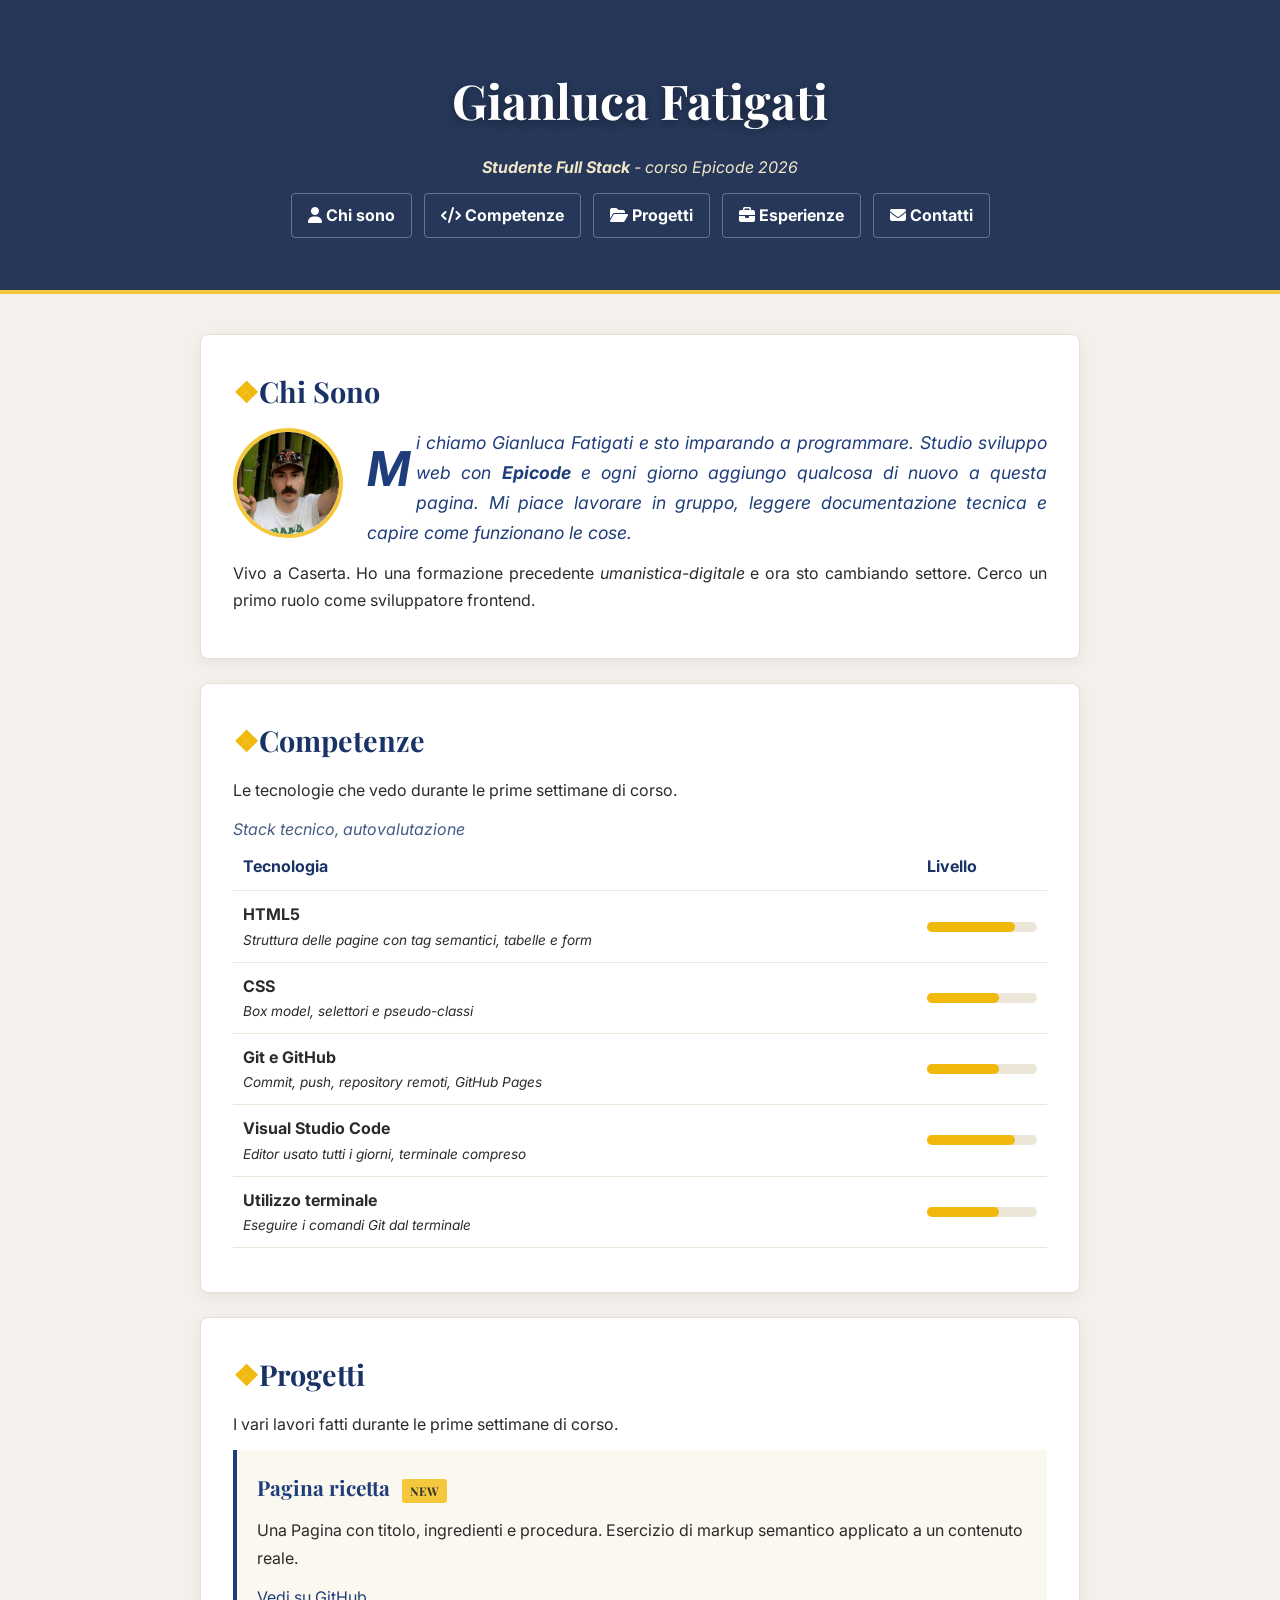
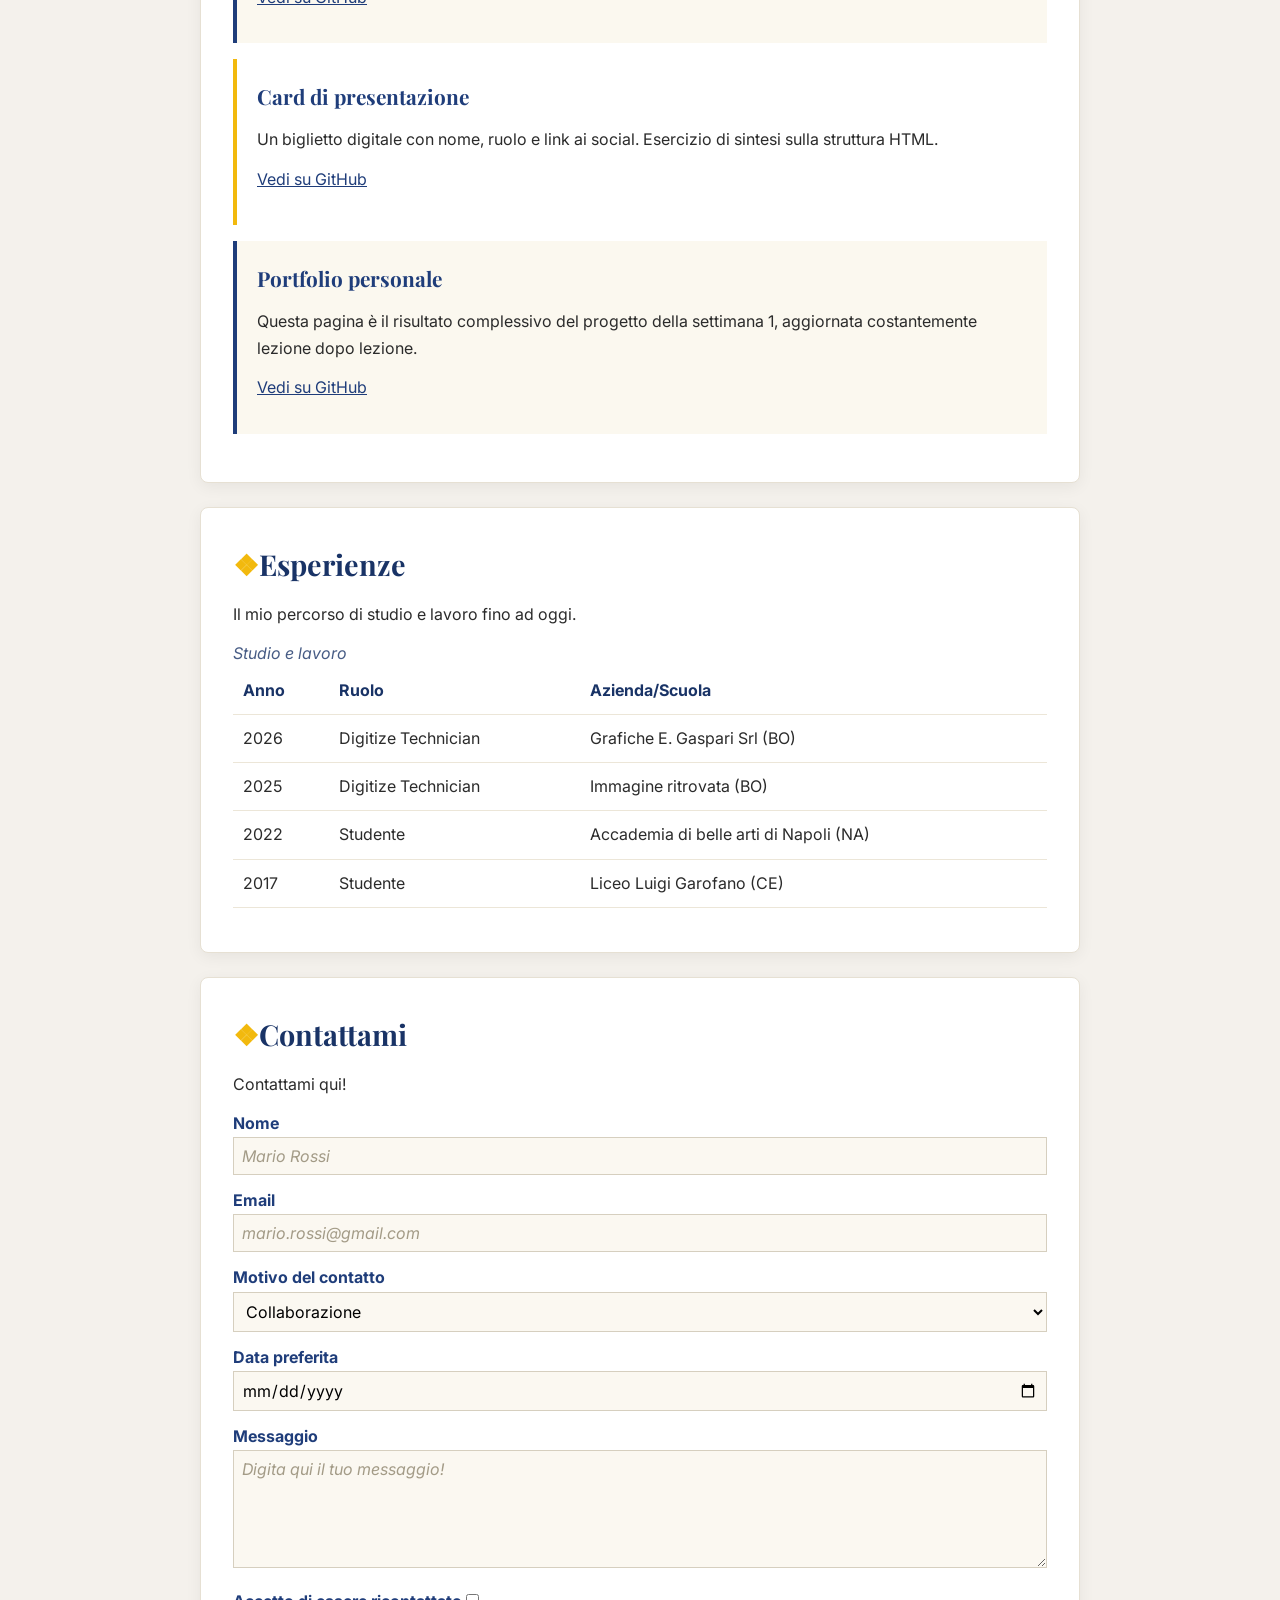
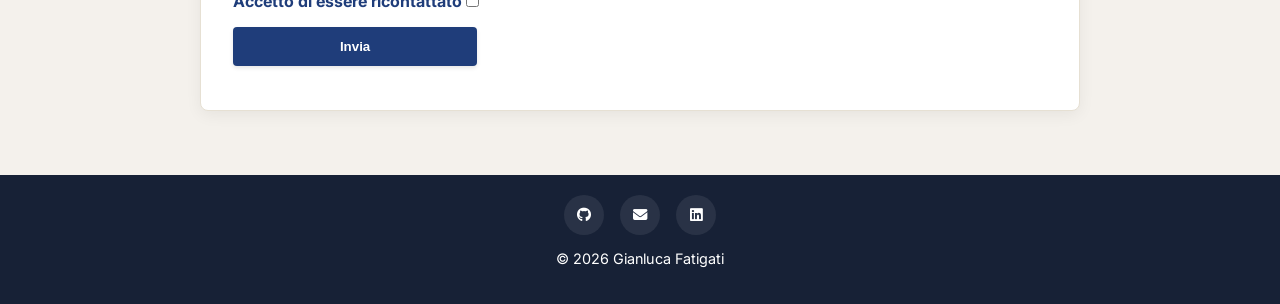
<file: progetto-settimana1/index.html>
<!DOCTYPE html>
<html lang="it">

<head>
  <meta charset="UTF-8">
  <meta name="viewport" content="width=device-width, initial-scale=1.0">
  <title>Gianluca Fatigati</title>
  <link
    href="https://fonts.googleapis.com/css2?family=Playfair+Display:wght@700;900&family=Inter:wght@400;600&display=swap"
    rel="stylesheet" />
  <link rel="stylesheet" href="https://cdnjs.cloudflare.com/ajax/libs/font-awesome/6.5.2/css/all.min.css" />
  <link rel="stylesheet" href="style.css">
</head>

<body>

  <header id="site-header">
    <h1>Gianluca Fatigati</h1>
    <p class="tagline">
      <strong>Studente Full Stack</strong> - corso Epicode 2026
    </p>

    <nav>
      <ul>
        <li><a href="#chisono"><i class="fa-solid fa-user"></i> Chi sono</a></li>
        <li><a href="#competenze"><i class="fa-solid fa-code"></i> Competenze</a></li>
        <li><a href="#progetti"><i class="fa-solid fa-folder-open"></i> Progetti</a></li>
        <li><a href="#esperienze"><i class="fa-solid fa-briefcase"></i> Esperienze</a></li>
        <li><a href="#contatti"><i class="fa-solid fa-envelope"></i> Contatti</a></li>
      </ul>
    </nav>
  </header>

  <main>
    <section id="chisono">
      <h2>Chi Sono</h2>
      <img class="avatar" src="avatar.jpg" alt="avatar">
      <p>Mi chiamo Gianluca Fatigati e sto imparando a programmare. Studio sviluppo web con <strong>Epicode</strong> e
        ogni giorno aggiungo qualcosa di nuovo a questa pagina. Mi piace lavorare in gruppo, leggere documentazione
        tecnica e capire come funzionano le cose.</p>

      <p>Vivo a Caserta. Ho una formazione precedente <i>umanistica-digitale</i> e ora sto cambiando settore. Cerco un
        primo ruolo come sviluppatore frontend.</p>
    </section>

    <section id="competenze">
      <h2>Competenze</h2>
      <p>Le tecnologie che vedo durante le prime settimane di corso.</p>

      <table>
        <caption>Stack tecnico, autovalutazione</caption>
        <thead>
          <tr>
            <th scope="col">Tecnologia</th>
            <th scope="col">Livello</th>
          </tr>
        </thead>

        <tbody>
          <tr>
            <td>
              <strong>HTML5</strong>
              <p>Struttura delle pagine con tag semantici, tabelle e form</p>
            </td>
            <td>
              <div class="bar">
              <div class="bar-fill level-80"></div>
            </div>
            </td>
          </tr>

          <tr>
            <td>
              <strong>CSS</strong>
              <p>Box model, selettori e pseudo-classi</p>
            </td>
            <td>
              <div class="bar">
              <div class="bar-fill level-65"></div>
            </div>
            </td>
          </tr>

          <tr>
            <td>
              <strong>Git e GitHub</strong>
              <p>Commit, push, repository remoti, GitHub Pages</p>
            </td>
             <td>
              <div class="bar">
              <div class="bar-fill level-65"></div>
            </div>
            </td>
          </tr>

          <tr>
            <td>
              <strong>Visual Studio Code</strong>
              <p>Editor usato tutti i giorni, terminale compreso</p>
            </td>
            <td>
              <div class="bar">
              <div class="bar-fill level-80"></div>
            </div>
            </td>
          </tr>

          <tr>
            <td>
              <strong>Utilizzo terminale</strong>
              <p>Eseguire i comandi Git dal terminale</p>
            </td>
            <td>
              <div class="bar">
              <div class="bar-fill level-65"></div>
            </div>
            </td>
          </tr>
        </tbody>

      </table>
    </section>

    <section id="progetti">
      <h2>Progetti</h2>
      <p>I vari lavori fatti durante le prime settimane di corso.</p>

      <article class="project">
        <h3>Pagina ricetta</h3>
        <p>Una Pagina con titolo, ingredienti e procedura. Esercizio di markup semantico applicato a un contenuto reale.
        </p>
        <p><a href="#">Vedi su GitHub</a></p>
      </article>

      <article class="project">
        <h3>Card di presentazione</h3>

        <p>Un biglietto digitale con nome, ruolo e link ai social. Esercizio di sintesi sulla struttura HTML.</p>
        <p><a href="#">Vedi su GitHub</a></p>
      </article>

      <article class="project">
        <h3>Portfolio personale</h3>
        <p>Questa pagina è il risultato complessivo del progetto della settimana 1, aggiornata costantemente lezione
          dopo lezione.</p>
        <p><a href="https://github.com/gianlucalucaluca/progetti">Vedi su GitHub</a></p>
      </article>
    </section>

    <section id="esperienze">
      <h2>Esperienze</h2>
      <p>Il mio percorso di studio e lavoro fino ad oggi.</p>

      <table>
        <caption>Studio e lavoro</caption>
        <thead>
          <tr>
            <th scope="col">Anno</th>
            <th scope="col">Ruolo</th>
            <th scope="col">Azienda/Scuola</th>
          </tr>
        </thead>

        <tbody>
          <tr>
            <td>2026</td>
            <td>Digitize Technician</td>
            <td>Grafiche E. Gaspari Srl (BO)</td>
          </tr>

          <tr>
            <td>2025</td>
            <td>Digitize Technician</td>
            <td>Immagine ritrovata (BO)</td>
          </tr>

          <tr>
            <td>2022</td>
            <td>Studente</td>
            <td>Accademia di belle arti di Napoli (NA)</td>
          </tr>

          <tr>
            <td>2017</td>
            <td>Studente</td>
            <td>Liceo Luigi Garofano (CE)</td>
          </tr>
        </tbody>

      </table>
    </section>

    <section id="contatti">
      <h2>Contattami</h2>
      <p>Contattami qui!</p>
      <form action="#" method="post">
        <div>
          <label for="nome">Nome</label>
          <input type="text" id="nome" name="nome" placeholder="Mario Rossi" required>
        </div>

        <div>
          <label for="email">Email</label>
          <input type="email" id="email" name="email" placeholder="mario.rossi@gmail.com" required>
        </div>

        <div>
          <label for="motivo">Motivo del contatto</label>
          <select name="motivo" id="motivo">
            <option value="collaborazione">Collaborazione</option>
            <option value="info">Info</option>
            <option value="reclamo">Reclamo</option>
            <option value="assistenza">Assistenza</option>
          </select>
        </div>


        <div>
          <label for="data">Data preferita</label>
          <input type="date" id="data" name="data">
        </div>

        <div>
          <label for="messaggio">Messaggio</label>
          <textarea placeholder="Digita qui il tuo messaggio!" rows="5" required name="messaggio"
            id="messaggio"></textarea>
        </div>

        <div>
          <label class="label-inline" for="consenso">Accetto di essere ricontattato</label>
          <input type="checkbox" id="consenso" name="consenso" required>
        </div>

        <div>
          <button type="submit">Invia</button>
        </div>
      </form>

    </section>
  </main>


  <footer id="site-footer">
    <a href="https://github.com/gianlucalucaluca" aria-label="GitHub"><i class="fa-brands fa-github"></i></a>
    <a href="mailto:gian.luca@mail.com" aria-label="Email"><i class="fa-solid fa-envelope"></i></a>
    <a href="https://it.linkedin.com/" aria-label="Linkedin"><i class="fa-brands fa-linkedin"></i></a>
    <p>&copy; 2026 Gianluca Fatigati</p>
  </footer>


</body>

</html>
</file>
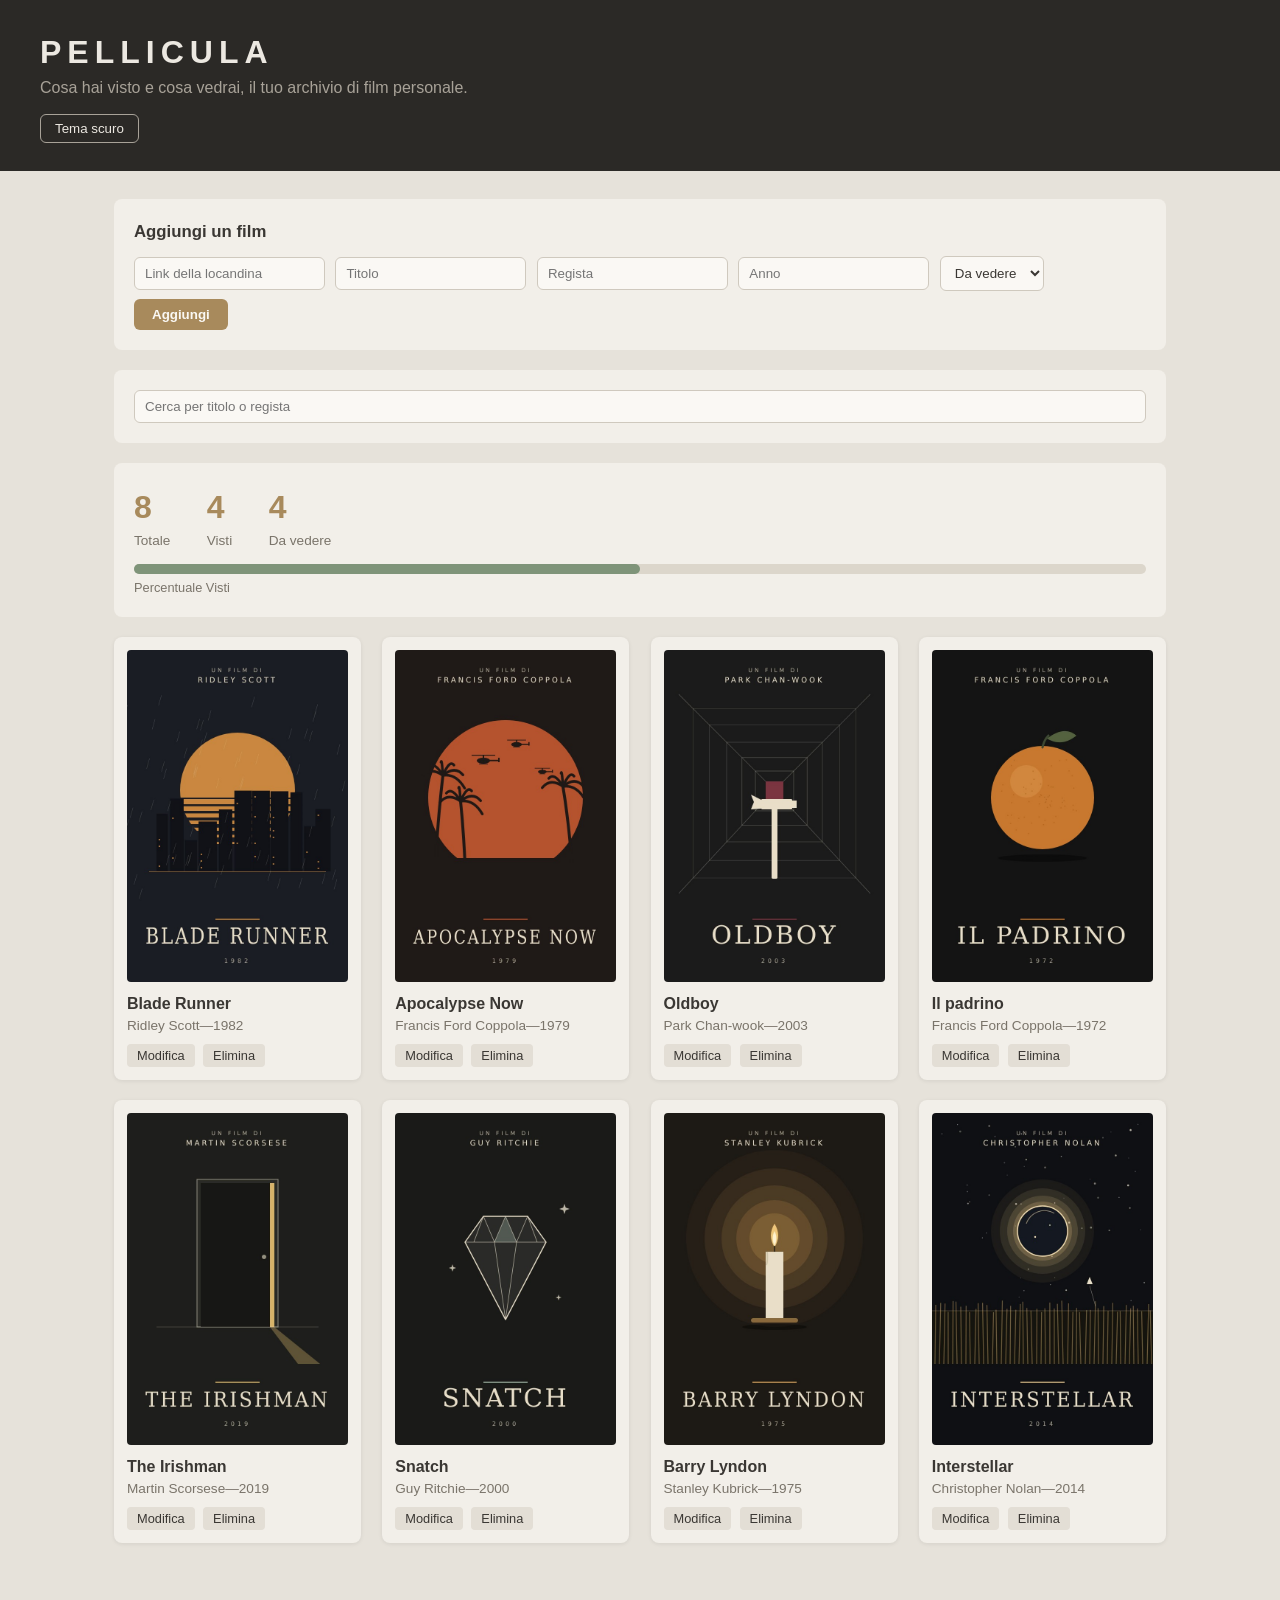
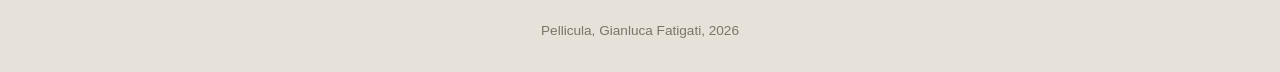
<file: progetto-settimana3/index.html>
<!doctype html>
<html lang="it">
  <head>
    <meta charset="UTF-8" />
    <meta name="viewport" content="width=device-width, initial-scale=1.0" />
    <title>Pellicula</title>
    <link rel="stylesheet" href="style.css" />
  </head>
  <body>
    <header>
      <h1>PELLICULA</h1>
      <p>Cosa hai visto e cosa vedrai, il tuo archivio di film personale.</p>
      <button id="btn-tema">Tema scuro</button>
    </header>

    <main>
      <section class="form">
        <h2>Aggiungi un film</h2>
        <form id="form-film">
          <input
            type="text"
            id="locandina"
            placeholder="Link della locandina"
          />
          <input type="text" id="titolo" placeholder="Titolo" />
          <input type="text" id="regista" placeholder="Regista" />
          <input type="number" id="anno" placeholder="Anno" />
          <select id="visto">
            <option value="no">Da vedere</option>
            <option value="si">Visto</option>
          </select>
          <button type="submit">Aggiungi</button>
        </form>
        <p id="errore"></p>
      </section>

      <section class="controlli">
        <input
          type="search"
          id="ricerca"
          placeholder="Cerca per titolo o regista"
        />
      </section>

      <section class="statistiche">
        <div class="contatore">
          <span id="num-totale">0</span>
          <p>Totale</p>
        </div>

        <div class="contatore">
          <span id="num-visti">0</span>
          <p>Visti</p>
        </div>

        <div class="contatore">
          <span id="num-da-vedere">0</span>
          <p>Da vedere</p>
        </div>

        <div class="barra">
          <div id="barra-visti"></div>
        </div>

        <p>Percentuale Visti</p>
      </section>

      <section class="lista">
        <div id="lista-film" class="griglia"></div>
      </section>

      <div id="notifica"></div>
    </main>

    <footer>
      <p>Pellicula, Gianluca Fatigati, 2026</p>
    </footer>

    <script src="script.js"></script>
  </body>
</html>
</file>
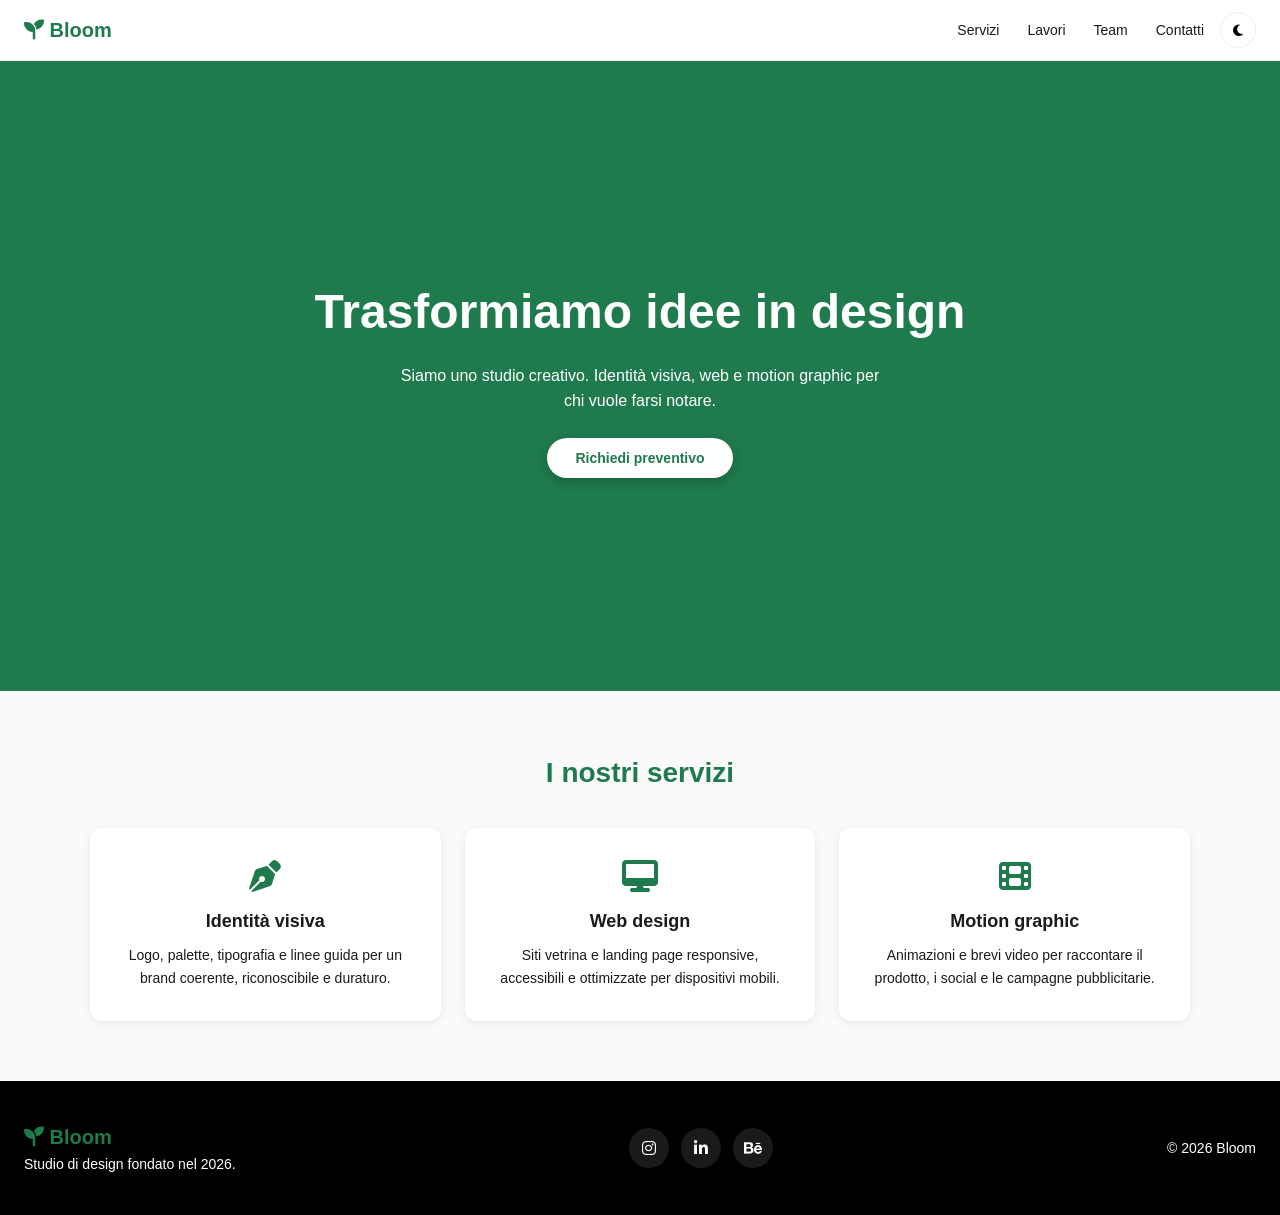
<file: progetto-settimana5/index.html>
<!doctype html>
<html lang="it">
  <head>
    <meta charset="UTF-8" />
    <meta name="viewport" content="width=device-width, initial-scale=1.0" />
    <title>Bloom — Studio di design</title>
    <link
      rel="stylesheet"
      href="https://cdnjs.cloudflare.com/ajax/libs/font-awesome/6.5.1/css/all.min.css"
    />
    <link rel="stylesheet" href="assets/css/style.css" />
  </head>
  <body>
    <header id="site-header">
      <a href="#" class="logo"> <i class="fa-solid fa-seedling"></i> Bloom </a>

      <nav>
        <a href="#servizi">Servizi</a>
        <a href="#lavori">Lavori</a>
        <a href="#team">Team</a>
        <a href="#site-footer">Contatti</a>
        <button id="theme-toggle"><i class="fa-solid fa-moon"></i></button>
      </nav>
    </header>

    <main>
      <section class="hero">
        <h1>Trasformiamo idee in design</h1>
        <p>
          Siamo uno studio creativo. Identità visiva, web e motion graphic per
          chi vuole farsi notare.
        </p>
        <button id="cta-btn">Richiedi preventivo</button>
      </section>

      <section class="services" id="servizi">
        <h2>I nostri servizi</h2>
        <div class="cards">
          <div class="card">
            <i class="fa-solid fa-pen-nib"></i>
            <h3>Identità visiva</h3>
            <p>
              Logo, palette, tipografia e linee guida per un brand coerente,
              riconoscibile e duraturo.
            </p>
          </div>

          <div class="card">
            <i class="fa-solid fa-desktop"></i>
            <h3>Web design</h3>
            <p>
              Siti vetrina e landing page responsive, accessibili e ottimizzate
              per dispositivi mobili.
            </p>
          </div>

          <div class="card">
            <i class="fa-solid fa-film"></i>
            <h3>Motion graphic</h3>
            <p>
              Animazioni e brevi video per raccontare il prodotto, i social e le
              campagne pubblicitarie.
            </p>
          </div>
        </div>
      </section>
    </main>

    <footer id="site-footer">
      <div class="footer-brand">
        <a href="#" class="logo"><i class="fa-solid fa-seedling"></i> Bloom</a>
        <p>Studio di design fondato nel 2026.</p>
      </div>

      <div class="social">
        <a href="#"><i class="fa-brands fa-instagram"></i></a>
        <a href="#"><i class="fa-brands fa-linkedin-in"></i></a>
        <a href="#"><i class="fa-brands fa-behance"></i></a>
      </div>

      <p>© 2026 Bloom</p>
    </footer>

    <script src="assets/js/script.js"></script>
  </body>
</html>
</file>
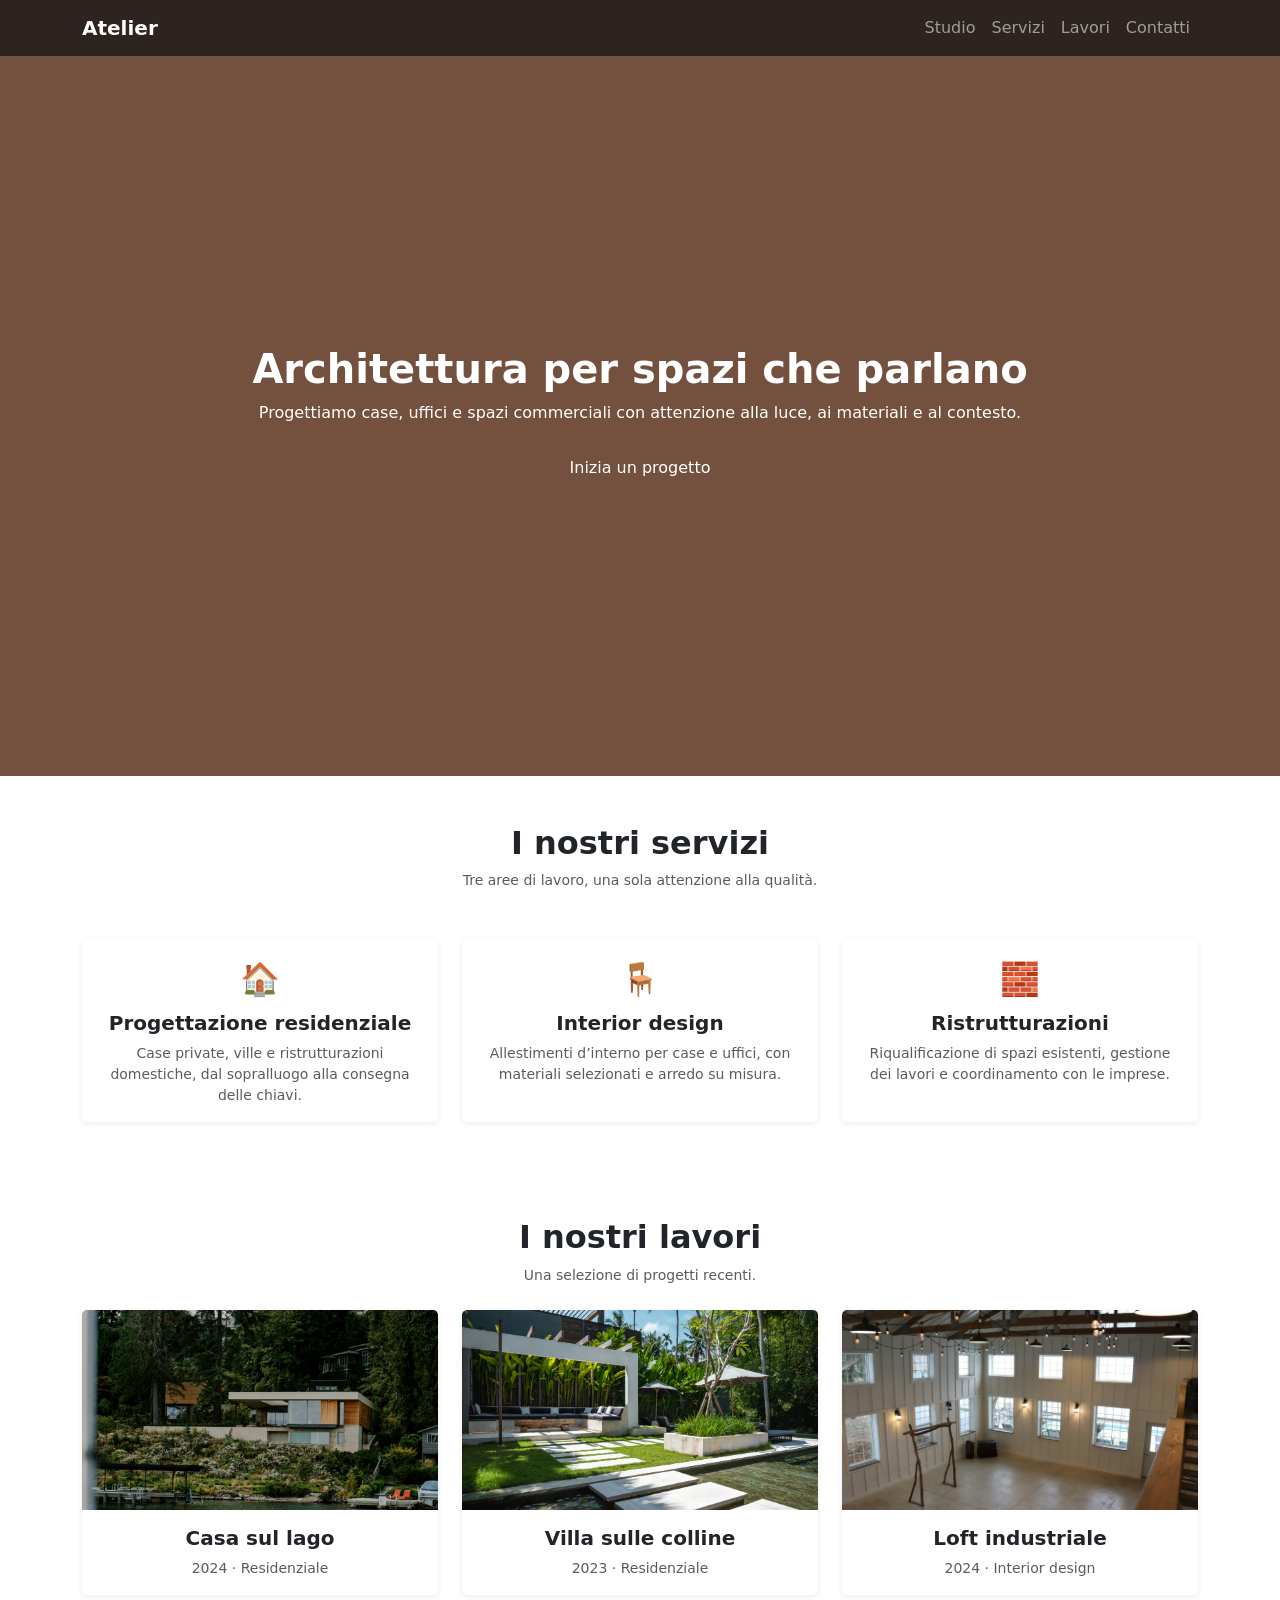
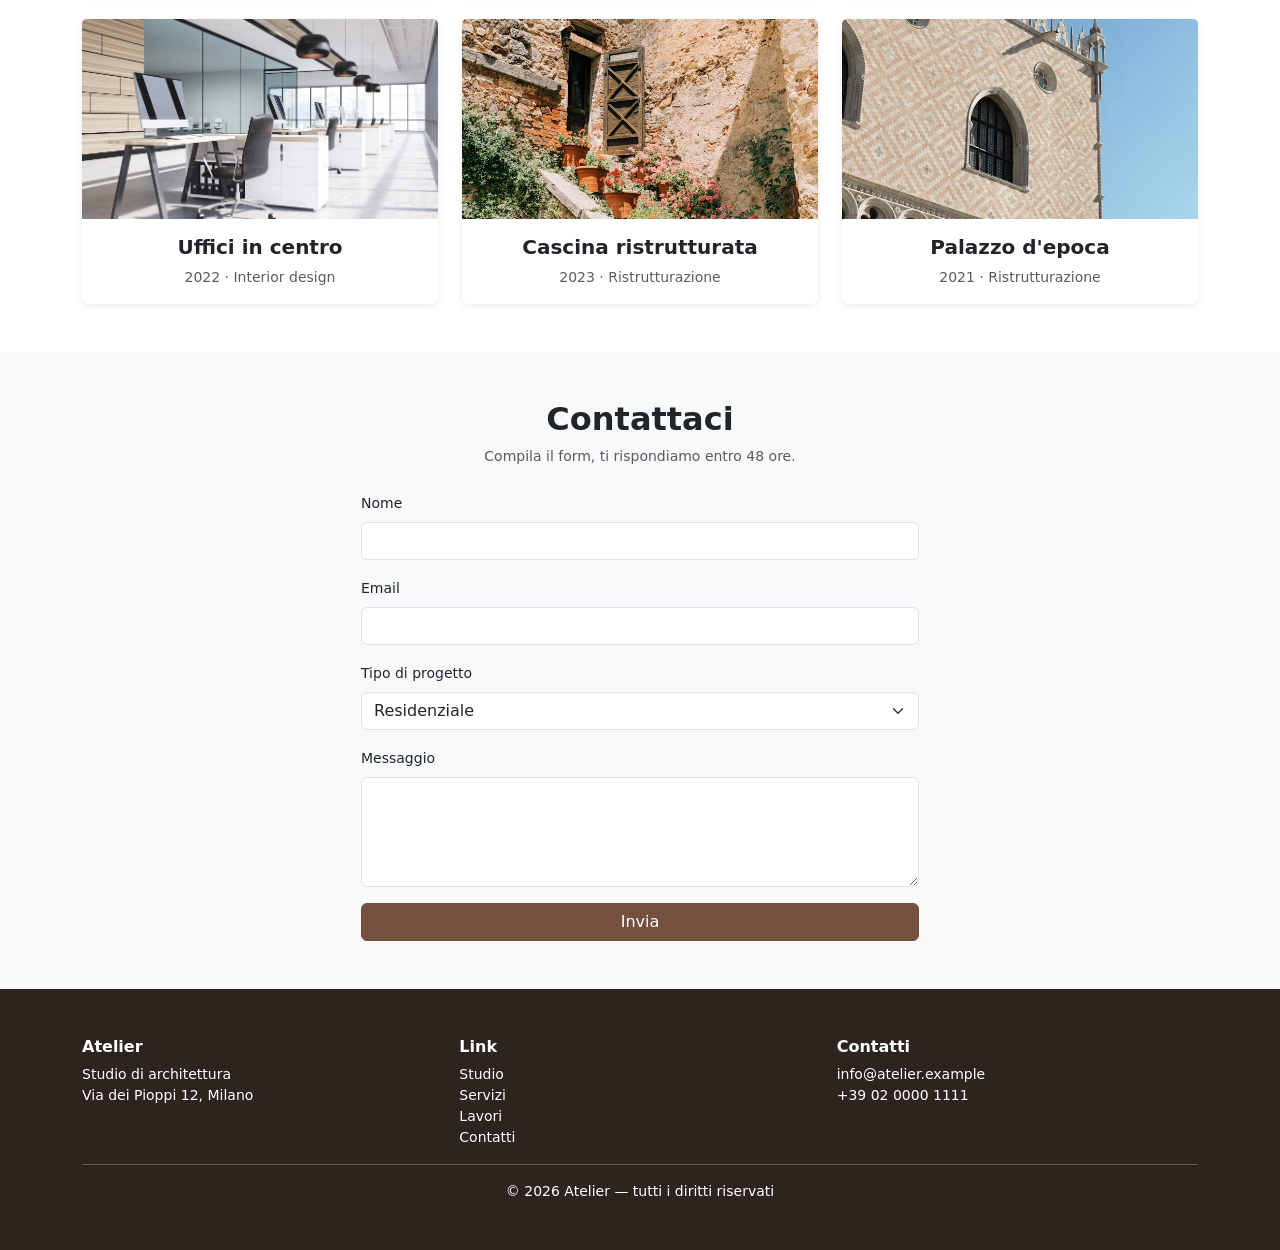
<file: progetto-settimana6/index.html>
<!doctype html>
<html lang="it">
  <head>
    <meta charset="UTF-8" />
    <meta name="viewport" content="width=device-width, initial-scale=1.0" />
    <title>Atelier — Studio di architettura</title>
    <link
      rel="stylesheet"
      href="https://cdn.jsdelivr.net/npm/bootstrap@5.3.3/dist/css/bootstrap.min.css"
    />
    <link rel="stylesheet" href="assets/css/style.css" />
  </head>
  <body>
    <header>
      <nav class="navbar navbar-expand-md navbar-dark">
        <div class="container">
          <a class="navbar-brand fw-bold" href="#studio">Atelier</a>
          <button
            class="navbar-toggler"
            type="button"
            data-bs-toggle="collapse"
            data-bs-target="#menu"
          >
            <span class="navbar-toggler-icon"></span>
          </button>
          <div class="collapse navbar-collapse" id="menu">
            <ul class="navbar-nav ms-auto">
              <li class="nav-item">
                <a class="nav-link" href="#studio">Studio</a>
              </li>
              <li class="nav-item">
                <a class="nav-link" href="#servizi">Servizi</a>
              </li>
              <li class="nav-item">
                <a class="nav-link" href="#lavori">Lavori</a>
              </li>
              <li class="nav-item">
                <a class="nav-link" href="#contatti">Contatti</a>
              </li>
            </ul>
          </div>
        </div>
      </nav>
    </header>

    <section
      class="bg-primary text-white d-flex align-items-center justify-content-center text-center"
      id="studio"
    >
      <div class="container">
        <h1 class="fw-bold">Architettura per spazi che parlano</h1>
        <p class="mb-4">
          Progettiamo case, uffici e spazi commerciali con attenzione alla luce,
          ai materiali e al contesto.
        </p>
        <a class="btn btn-primary" href="#contatti">Inizia un progetto</a>
      </div>
    </section>

    <section class="py-5" id="servizi">
      <div class="container text-center">
        <h2 class="fw-bold">I nostri servizi</h2>
        <p class="text-muted small mb-5">
          Tre aree di lavoro, una sola attenzione alla qualità.
        </p>
        <div class="row g-4">
          <div class="col-12 col-md-4">
            <div class="card h-100">
              <div class="card-body">
                <div class="icona">🏠</div>
                <h5 class="card-title fw-bold">Progettazione residenziale</h5>
                <p class="small text-muted mb-0">
                  Case private, ville e ristrutturazioni domestiche, dal
                  sopralluogo alla consegna delle chiavi.
                </p>
              </div>
            </div>
          </div>

          <div class="col-12 col-md-4">
            <div class="card h-100">
              <div class="card-body">
                <div class="icona">🪑</div>
                <h5 class="card-title fw-bold">Interior design</h5>
                <p class="small text-muted mb-0">
                  Allestimenti d’interno per case e uffici, con materiali
                  selezionati e arredo su misura.
                </p>
              </div>
            </div>
          </div>

          <div class="col-12 col-md-4">
            <div class="card h-100">
              <div class="card-body">
                <div class="icona">🧱</div>
                <h5 class="card-title fw-bold">Ristrutturazioni</h5>
                <p class="small text-muted mb-0">
                  Riqualificazione di spazi esistenti, gestione dei lavori e
                  coordinamento con le imprese.
                </p>
              </div>
            </div>
          </div>
        </div>
      </div>
    </section>

    <section class="py-5" id="lavori">
      <div class="container text-center">
        <h2 class="fw-bold">I nostri lavori</h2>
        <p class="text-muted small mb-4">Una selezione di progetti recenti.</p>
        <div class="row g-4">
          <div class="col-12 col-md-6 col-lg-4">
            <div
              class="card h-100"
              data-bs-toggle="modal"
              data-bs-target="#modalLavoro1"
            >
              <img
                src="assets/img/lavoro1.jpg"
                class="card-img-top"
                alt="Casa sul lago"
              />
              <div class="card-body">
                <h5 class="fw-bold">Casa sul lago</h5>
                <p class="small text-muted mb-0">2024 · Residenziale</p>
              </div>
            </div>
          </div>

          <div class="col-12 col-md-6 col-lg-4">
            <div
              class="card h-100"
              data-bs-toggle="modal"
              data-bs-target="#modalLavoro2"
            >
              <img
                src="assets/img/lavoro2.jpg"
                class="card-img-top"
                alt="Villa sulle colline"
              />
              <div class="card-body">
                <h5 class="fw-bold">Villa sulle colline</h5>
                <p class="small text-muted mb-0">2023 · Residenziale</p>
              </div>
            </div>
          </div>

          <div class="col-12 col-md-6 col-lg-4">
            <div
              class="card h-100"
              data-bs-toggle="modal"
              data-bs-target="#modalLavoro3"
            >
              <img
                src="assets/img/lavoro3.jpg"
                class="card-img-top"
                alt="Loft industriale"
              />
              <div class="card-body">
                <h5 class="fw-bold">Loft industriale</h5>
                <p class="small text-muted mb-0">2024 · Interior design</p>
              </div>
            </div>
          </div>

          <div class="col-12 col-md-6 col-lg-4">
            <div
              class="card h-100"
              data-bs-toggle="modal"
              data-bs-target="#modalLavoro4"
            >
              <img
                src="assets/img/lavoro4.jpg"
                class="card-img-top"
                alt="Uffici in centro"
              />
              <div class="card-body">
                <h5 class="fw-bold">Uffici in centro</h5>
                <p class="small text-muted mb-0">2022 · Interior design</p>
              </div>
            </div>
          </div>

          <div class="col-12 col-md-6 col-lg-4">
            <div
              class="card h-100"
              data-bs-toggle="modal"
              data-bs-target="#modalLavoro5"
            >
              <img
                src="assets/img/lavoro5.jpg"
                class="card-img-top"
                alt="Cascina ristrutturata"
              />
              <div class="card-body">
                <h5 class="fw-bold">Cascina ristrutturata</h5>
                <p class="small text-muted mb-0">2023 · Ristrutturazione</p>
              </div>
            </div>
          </div>

          <div class="col-12 col-md-6 col-lg-4">
            <div
              class="card h-100"
              data-bs-toggle="modal"
              data-bs-target="#modalLavoro6"
            >
              <img
                src="assets/img/lavoro6.jpg"
                class="card-img-top"
                alt="Palazzo d'epoca"
              />
              <div class="card-body">
                <h5 class="fw-bold">Palazzo d'epoca</h5>
                <p class="small text-muted mb-0">2021 · Ristrutturazione</p>
              </div>
            </div>
          </div>
        </div>
      </div>
    </section>

    <section class="py-5 bg-light" id="contatti">
      <div class="container">
        <div class="col-12 col-md-8 col-lg-6 mx-auto">
          <h2 class="fw-bold text-center">Contattaci</h2>
          <p class="text-muted small text-center mb-4">
            Compila il form, ti rispondiamo entro 48 ore.
          </p>
          <form>
            <div class="mb-3">
              <label class="form-label small" for="nome">Nome</label>
              <input type="text" id="nome" class="form-control" />
            </div>
            <div class="mb-3">
              <label class="form-label small" for="email">Email</label>
              <input type="email" id="email" class="form-control" />
            </div>
            <div class="mb-3">
              <label class="form-label small" for="tipo"
                >Tipo di progetto</label
              >
              <select id="tipo" class="form-select">
                <option value="residenziale">Residenziale</option>
                <option value="interior-design">Interior design</option>
                <option value="ristrutturazione">Ristrutturazione</option>
              </select>
            </div>
            <div class="mb-3">
              <label class="form-label small" for="messaggio">Messaggio</label>
              <textarea id="messaggio" class="form-control" rows="4"></textarea>
            </div>
            <button type="submit" class="btn btn-primary w-100">Invia</button>
          </form>
        </div>
      </div>
    </section>

    <footer id="site-footer" class="text-white py-5">
      <div class="container">
        <div class="row g-3">
          <div class="col-12 col-md-4">
            <h6 class="fw-bold">Atelier</h6>
            <p class="small mb-0">
              Studio di architettura<br />
              Via dei Pioppi 12, Milano
            </p>
          </div>

          <div class="col-12 col-md-4">
            <h6 class="fw-bold">Link</h6>
            <ul class="list-unstyled small mb-0">
              <li><a href="#studio">Studio</a></li>
              <li><a href="#servizi">Servizi</a></li>
              <li><a href="#lavori">Lavori</a></li>
              <li><a href="#contatti">Contatti</a></li>
            </ul>
          </div>

          <div class="col-12 col-md-4">
            <h6 class="fw-bold">Contatti</h6>
            <ul class="list-unstyled small mb-0">
              <li>
                <a href="mailto:info@atelier.example">info@atelier.example</a>
              </li>
              <li><a href="tel:+390200001111">+39 02 0000 1111</a></li>
            </ul>
          </div>
        </div>

        <hr />

        <p class="small text-center mb-0">
          © 2026 Atelier — tutti i diritti riservati
        </p>
      </div>
    </footer>

    <!-- MODAL LAVORO 1 -->
    <div class="modal fade" id="modalLavoro1" tabindex="-1">
      <div class="modal-dialog modal-lg">
        <div class="modal-content">
          <div class="modal-header">
            <h5 class="modal-title">Casa sul lago</h5>
            <button
              type="button"
              class="btn-close"
              data-bs-dismiss="modal"
            ></button>
          </div>
          <div class="modal-body">
            <img
              src="assets/img/lavoro1.jpg"
              class="img-fluid rounded mb-3 w-100"
              alt="Casa sul lago"
            />
            <p class="mb-0">
              Abitazione unifamiliare affacciata sul lago, con grandi vetrate a
              sud e struttura in legno e pietra locale.
            </p>
          </div>
          <div class="modal-footer">
            <button
              type="button"
              class="btn btn-secondary"
              data-bs-dismiss="modal"
            >
              Chiudi
            </button>
          </div>
        </div>
      </div>
    </div>

    <!-- MODAL LAVORO 2 -->
    <div class="modal fade" id="modalLavoro2" tabindex="-1">
      <div class="modal-dialog modal-lg">
        <div class="modal-content">
          <div class="modal-header">
            <h5 class="modal-title">Villa sulle colline</h5>
            <button
              type="button"
              class="btn-close"
              data-bs-dismiss="modal"
            ></button>
          </div>
          <div class="modal-body">
            <img
              src="assets/img/lavoro2.jpg"
              class="img-fluid rounded mb-3 w-100"
              alt="Villa sulle colline"
            />
            <p class="mb-0">
              Villa su due livelli immersa nel verde, con terrazze panoramiche e
              piscina a sfioro.
            </p>
          </div>
          <div class="modal-footer">
            <button
              type="button"
              class="btn btn-secondary"
              data-bs-dismiss="modal"
            >
              Chiudi
            </button>
          </div>
        </div>
      </div>
    </div>

    <!-- MODAL LAVORO 3 -->
    <div class="modal fade" id="modalLavoro3" tabindex="-1">
      <div class="modal-dialog modal-lg">
        <div class="modal-content">
          <div class="modal-header">
            <h5 class="modal-title">Loft industriale</h5>
            <button
              type="button"
              class="btn-close"
              data-bs-dismiss="modal"
            ></button>
          </div>
          <div class="modal-body">
            <img
              src="assets/img/lavoro3.jpg"
              class="img-fluid rounded mb-3 w-100"
              alt="Loft industriale"
            />
            <p class="mb-0">
              Ex magazzino trasformato in loft: travi a vista, pavimento in
              resina e arredi su misura in ferro e rovere.
            </p>
          </div>
          <div class="modal-footer">
            <button
              type="button"
              class="btn btn-secondary"
              data-bs-dismiss="modal"
            >
              Chiudi
            </button>
          </div>
        </div>
      </div>
    </div>

    <!-- MODAL LAVORO 4 -->
    <div class="modal fade" id="modalLavoro4" tabindex="-1">
      <div class="modal-dialog modal-lg">
        <div class="modal-content">
          <div class="modal-header">
            <h5 class="modal-title">Uffici in centro</h5>
            <button
              type="button"
              class="btn-close"
              data-bs-dismiss="modal"
            ></button>
          </div>
          <div class="modal-body">
            <img
              src="assets/img/lavoro4.jpg"
              class="img-fluid rounded mb-3 w-100"
              alt="Uffici in centro"
            />
            <p class="mb-0">
              Riprogettazione di 400 mq di uffici open space, con sale riunioni
              vetrate e zone relax.
            </p>
          </div>
          <div class="modal-footer">
            <button
              type="button"
              class="btn btn-secondary"
              data-bs-dismiss="modal"
            >
              Chiudi
            </button>
          </div>
        </div>
      </div>
    </div>

    <!-- MODAL LAVORO 5 -->
    <div class="modal fade" id="modalLavoro5" tabindex="-1">
      <div class="modal-dialog modal-lg">
        <div class="modal-content">
          <div class="modal-header">
            <h5 class="modal-title">Cascina ristrutturata</h5>
            <button
              type="button"
              class="btn-close"
              data-bs-dismiss="modal"
            ></button>
          </div>
          <div class="modal-body">
            <img
              src="assets/img/lavoro5.jpg"
              class="img-fluid rounded mb-3 w-100"
              alt="Cascina ristrutturata"
            />
            <p class="mb-0">
              Recupero di una cascina di fine Ottocento, con consolidamento
              strutturale e impianti a basso consumo.
            </p>
          </div>
          <div class="modal-footer">
            <button
              type="button"
              class="btn btn-secondary"
              data-bs-dismiss="modal"
            >
              Chiudi
            </button>
          </div>
        </div>
      </div>
    </div>

    <!-- MODAL LAVORO 6 -->
    <div class="modal fade" id="modalLavoro6" tabindex="-1">
      <div class="modal-dialog modal-lg">
        <div class="modal-content">
          <div class="modal-header">
            <h5 class="modal-title">Palazzo d'epoca</h5>
            <button
              type="button"
              class="btn-close"
              data-bs-dismiss="modal"
            ></button>
          </div>
          <div class="modal-body">
            <img
              src="assets/img/lavoro6.jpg"
              class="img-fluid rounded mb-3 w-100"
              alt="Palazzo d'epoca"
            />
            <p class="mb-0">
              Restauro della facciata e degli spazi comuni di un palazzo
              storico, nel rispetto dei vincoli della Soprintendenza.
            </p>
          </div>
          <div class="modal-footer">
            <button
              type="button"
              class="btn btn-secondary"
              data-bs-dismiss="modal"
            >
              Chiudi
            </button>
          </div>
        </div>
      </div>
    </div>

    <script src="https://cdn.jsdelivr.net/npm/bootstrap@5.3.3/dist/js/bootstrap.bundle.min.js"></script>
    <script src="assets/js/script.js"></script>
  </body>
</html>
</file>
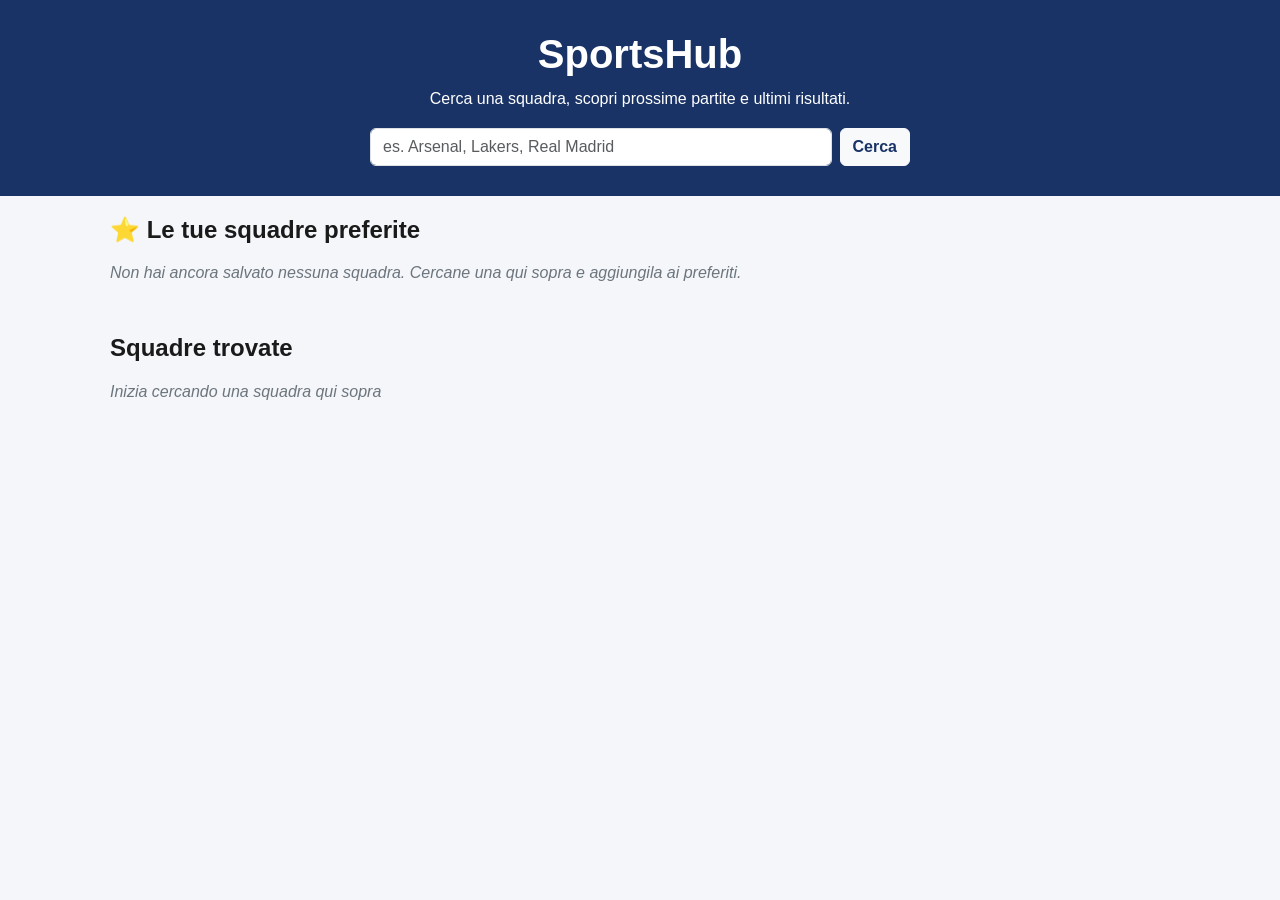
<file: progetto-settimana7/index.html>
<!doctype html>
<html lang="it">
  <head>
    <meta charset="UTF-8" />
    <meta name="viewport" content="width=device-width, initial-scale=1.0" />
    <title>SportsHub — Eventi sportivi</title>
    <link
      rel="stylesheet"
      href="https://cdn.jsdelivr.net/npm/bootstrap@5.3.3/dist/css/bootstrap.min.css"
    />
    <link rel="stylesheet" href="assets/css/style.css" />
  </head>
  <body>
    <header class="site-header">
      <h1 class="fw-bold">SportsHub</h1>
      <p>Cerca una squadra, scopri prossime partite e ultimi risultati.</p>

      <form id="form-ricerca" class="d-flex gap-2 mx-auto">
        <input
          type="text"
          id="input-ricerca"
          class="form-control"
          placeholder="es. Arsenal, Lakers, Real Madrid"
        />
        <button type="submit" class="btn btn-light fw-bold">Cerca</button>
      </form>
    </header>

    <main class="container">
      <section id="preferiti-section" class="mb-5">
        <h2 class="h4 fw-bold mb-3">⭐ Le tue squadre preferite</h2>

        <p id="messaggio-preferiti" class="fst-italic text-secondary">
          Non hai ancora salvato nessuna squadra. Cercane una qui sopra e
          aggiungila ai preferiti.
        </p>

        <div id="lista-preferiti" class="row g-3"></div>
      </section>
      <section id="risultati-section">
        <h2 class="h4 fw-bold mb-3">Squadre trovate</h2>

        <p id="messaggio-squadre" class="fst-italic text-secondary">
          Inizia cercando una squadra qui sopra
        </p>

        <div id="spinner" class="text-center my-4" hidden>
          <div class="spinner-border" role="status"></div>
        </div>

        <div id="errore" class="alert alert-danger" role="alert" hidden></div>

        <div id="lista-squadre" class="row g-3"></div>
      </section>

      <section
        id="dettagli-section"
        class="bg-white rounded shadow-sm p-4 mt-4"
        hidden
      >
        <h2 id="nome-squadra" class="h3 fw-bold mb-4"></h2>

        <div class="row g-4">
          <div class="col-12 col-md-6">
            <h3 class="h5 fw-bold titolo-eventi">Prossimi eventi</h3>
            <ul id="lista-prossimi" class="list-unstyled"></ul>
          </div>

          <div class="col-12 col-md-6">
            <h3 class="h5 fw-bold titolo-eventi">Ultimi risultati</h3>
            <ul id="lista-ultimi" class="list-unstyled"></ul>
          </div>
        </div>
      </section>
    </main>

    <script src="assets/js/script.js"></script>
  </body>
</html>
</file>
<file: progetto-settimana1/style.css>
*,
*::before,
*::after {
    box-sizing: border-box;
    margin: 0;
    padding: 0;
}

body {
    font-family: 'Inter', Arial, sans-serif;
    font-size: 16px;
    line-height: 1.7;
    color: #222222;
    background-color: #fafafa;
    margin: 0;
    color: #2b2b2b;
    background-color: #f4f1ec;
}

main {
    max-width: 920px;
    margin: 0 auto;
    padding: 40px 20px;
}

main section {
    padding: 32px;
    margin-bottom: 24px;
    border: 1px solid #e6e0d3;
    border-radius: 8px;
    box-shadow: 0 4px 16px rgba(0, 0, 0, 0.06);
    background-color: #ffffff;
}

main section h2::before {
    content: '\2756 ';
    color: hsl(45, 90%, 50%);
    ;
}

#site-header {
    background-color: hsl(220, 40%, 25%);
    background-image: url(https://picsum.photos/seed/picsum/1240/768);
    background-size: cover;
    background-position: center;
    color: #ffffff;
    text-align: center;
    padding: 60px 20px 40px;
    border-bottom: 4px solid hsl(45, 90%, 60%);
}

#site-header h1 {
    font-size: 3rem;
    font-weight: bold;
    text-shadow: 0 3px 10px rgba(0, 0, 0, 0.4);
}

.tagline {
    color: #f0e7c8;
    font-style: italic;
}

nav a {
    color: #ffffff;
    font-weight: bold;
}

#site-header nav a {
    display: inline-block;
    padding: 8px 16px;
    margin: 0 4px;
    border-radius: 4px;
    border: 1px solid rgba(255, 255, 255, 0.3);
    text-decoration: none;
}

nav a:hover {
    color: #ffffff;
    background-color: rgba(0, 0, 0, 0.4);
    background-color: hsl(45, 90%, 60%);
    color: hsl(220, 60%, 20%);
    border-color: hsl(45, 90%, 60%);
}

nav ul {
    list-style: none;
    padding: 0;
}

nav li {
    display: inline-block;
}

.project {
    padding: 20px;
    margin-bottom: 16px;
    border-left: 4px solid hsl(220, 60%, 30%);
}

.project a {
    color: hsl(220, 60%, 30%);
}

.project a:hover {
    color: hsl(220, 60%, 45%);
}

h1,
h2,
h3 {
    font-family: 'Playfair Display', Georgia, serif;
}

h1,
h2,
h3,
p,
ul,
table,
form div {
    margin-bottom: 12px;
}

h2 {
    font-size: 1.8rem;
    color: hsl(220, 60%, 25%);
    text-align: left;
}

h3 {
    font-size: 1.3rem;
    color: hsl(220, 60%, 30%);
    text-align: left;
}

#chisono {
    background-color: #ffffff;
    text-align: justify;
}

#chisono p:first-of-type {
    font-size: 1.1rem;
    font-style: italic;
    color: hsl(220, 60%, 30%);
}

#chisono p:first-of-type::first-letter {
    font-size: 3rem;
    font-weight: bold;
    float: left;
    margin-right: 6px;
    color: hsl(220, 60%, 30%);
}

.avatar {
    width: 110px;
    height: 110px;
    border: 4px solid hsl(45, 90%, 60%);
    border-radius: 50%;
    float: left;
    margin: 0 24px 12px 0;
}

#competenze {
    clear: both;
}

.project:nth-of-type(odd) {
    background-color: #fbf8ef;
}

.project:nth-of-type(even) {
    background-color: #ffffff;
    border-left-color: hsl(45, 90%, 50%);
}

.project:first-of-type h3::after {
    content: "NEW";
    display: inline-block;
    padding: 2px 8px;
    margin-left: 12px;
    background-color: hsl(45, 90%, 60%);
    color: #333232;
    border-radius: 3px;
    font-size: 0.75rem;
}

label {
    font-weight: bold;
    color: hsl(220, 60%, 30%);
    display: block;
}

input::placeholder,
textarea::placeholder {
    color: #a39b87;
    font-style: italic;
}

input,
textarea,
select {
    font-family: inherit;
    font-size: 1rem;
    width: 100%;
    padding: 8px;
    border: 1px solid #d6cfbf;
    background-color: #fbf8f1;
}

.label-inline {
    display: inline;
}

#consenso {
    width: auto;
}

input:focus,
textarea:focus,
select:focus {
    border-color: hsl(220, 60%, 30%);
    background-color: #ffffff;
    color: #2b2b2b;
}

button {
    color: #ffffff;
    background-color: hsl(220, 60%, 30%);
    font-weight: bold;
    width: 30%;
    padding: 12px 24px;
    border: none;
    border-radius: 4px;
    box-shadow: 0px 2px 4px rgba(0, 0, 0, 0.1);
}

button:hover {
    background-color: hsl(220, 60%, 45%);
    color: #fbf8ef;
    box-shadow: 0 4px 8px rgba(0, 0, 0, 0.15);
}

table {
    width: 100%;
    border-collapse: collapse;
}

th,
td {
    padding: 10px;
    text-align: left;
    border-bottom: 1px solid #ece6d8;
}

th {
    color: hsl(220, 60%, 25%);
}

td p {
    font-size: 0.85rem;
    font-style: italic;
    margin-bottom: 0;
}

.level-80 { width: 80%; }
.level-65 { width: 65%; }

.bar {
    height: 10px;
    background-color: #ece6d8;
    border-radius: 5px;
}

.bar-fill {
    height: 100%;
    background-color: hsl(45, 90%, 50%);
    border-radius: 5px;
}

caption {
    color: hsl(220, 30%, 40%);
    text-align: left;
    font-style: italic;
}

#site-footer {
    background-color: hsl(220, 40%, 15%);
    color: #ffffff;
    text-align: center;
    font-size: 0.9rem;
    padding: 20px;
}

#site-footer a {
    display: inline-block;
    width: 40px;
    height: 40px;
    line-height: 40px;
    margin: 0 6px 12px;
    border-radius: 50%;
    color: #ffffff;
    background-color: rgba(255, 255, 255, 0.08);
}

#site-footer a:hover {
    color: hsl(220, 60%, 20%);
    background-color: hsl(45, 90%, 60%);
}
</file>
<file: progetto-settimana3/style.css>
/* CSS reset minimo */
* {
  margin: 0;
  padding: 0;
  box-sizing: border-box;
}

body {
  font-family: -apple-system, BlinkMacSystemFont, "Segoe UI", Roboto, Helvetica, Arial, sans-serif;
  line-height: 1.5;
  color: #111;
  background: #fff;
}

img {
  max-width: 100%;
  display: block;
}

a {
  color: inherit;
  text-decoration: none;
}

button {
  font-family: inherit;
  cursor: pointer;
  border: none;
  background: none;
}

/* Notifica nascosta di default */
#notifica {
  display: none;
}

/* Scrivi qui sotto i tuoi stili */

/* colori pagina */
body {
  color: #3a3733;
  background-color: #e6e2da;
}

/* header */
header {
  background-color: #2b2926;
  color: #ece8e1;
  padding: 28px 40px;
}

header h1 {
  font-size: 2rem;
  letter-spacing: 6px;
}

header p {
  color: #a8a298;
  margin-bottom: 14px;
}

#btn-tema {
  color: #ece8e1;
  border: 1px solid #a8a298;
  border-radius: 6px;
  padding: 6px 14px;
}

#btn-tema:hover {
  background-color: #ece8e1;
  color: #2b2926;
}

/* contenitore */
main {
  max-width: 1100px;
  margin: 0 auto;
  padding: 28px 24px;
}

/* riquadri */
.form,
.controlli,
.statistiche {
  background-color: #f2efe9;
  border-radius: 8px;
  padding: 20px;
  margin-bottom: 20px;
}

.form h2 {
  font-size: 1.05rem;
  margin-bottom: 12px;
}

/* campi */
input,
select {
  padding: 8px 10px;
  border: 1px solid #cfc9be;
  border-radius: 6px;
  background-color: #faf8f4;
  color: #3a3733;
  font-family: inherit;
  margin: 0 6px 8px 0;
}

input:focus,
select:focus {
  outline: 2px solid #a88a5c;
}

#ricerca {
  width: 100%;
  margin: 0;
}

#form-film button {
  background-color: #a88a5c;
  color: #faf8f4;
  padding: 8px 18px;
  border-radius: 6px;
  font-weight: bold;
}

#form-film button:hover {
  background-color: #8c7149;
}

#errore {
  color: #a2564a;
  font-size: 0.9rem;
}

/* statistiche */
.contatore {
  display: inline-block;
  margin-right: 32px;
  margin-bottom: 12px;
}

.contatore span {
  font-size: 2rem;
  font-weight: bold;
  color: #a88a5c;
}

.contatore p {
  font-size: 0.85rem;
  color: #7a746a;
}

/* barra: sfondo */
.barra {
  background-color: #dcd6cb;
  height: 10px;
  border-radius: 5px;
}

/* barra: riempimento (larghezza da JS) */
#barra-visti {
  background-color: #7f9479;
  height: 10px;
  width: 0%;
  border-radius: 5px;
}

/* etichetta barra */
.statistiche>p {
  font-size: 0.8rem;
  color: #7a746a;
  margin-top: 4px;
}

/* card (da Amazon) */
.card {
  float: left;
  width: 23.5%;
  margin-right: 2%;
  margin-bottom: 20px;
  background-color: #f2efe9;
  border: 3px solid transparent;
  border-radius: 8px;
  box-shadow: 0 1px 4px rgba(0, 0, 0, 0.08);
}

.card:hover {
  margin-top: -4px;
  margin-bottom: 24px;
  box-shadow: 0 8px 18px rgba(0, 0, 0, 0.25);
}

.card img {
  width: 100%;
  border-radius: 4px;
}

/* 4 card per riga */
.card:nth-child(4n) {
  margin-right: 0;
}

.card:nth-child(4n+1) {
  clear: left;
}

/* chiude i float */
.griglia::after {
  content: "";
  display: block;
  clear: both;
}

.lista .card {
  padding: 10px;
}

.card h3 {
  font-size: 1rem;
  margin-top: 10px;
}

.card p {
  font-size: 0.85rem;
  color: #7a746a;
}

.card button {
  background-color: #e3ded5;
  color: #3a3733;
  padding: 4px 10px;
  border-radius: 4px;
  margin: 8px 4px 0 0;
  font-size: 0.8rem;
}

.card button:hover {
  background-color: #cfc9be;
}

/* campi in modifica */
.card input,
.card select {
  width: 100%;
  margin: 6px 0 0 0;
}

/* bordo: visto */
.card.visto:hover {
  border-color: #7f9479;
}

/* bordo: da vedere */
.card.da-vedere:hover {
  border-color: #a88a5c;
}

/* footer */
footer {
  text-align: center;
  color: #7a746a;
  font-size: 0.85rem;
  padding: 30px;
}

/* tema scuro */
body.dark {
  background-color: #1d1c1a;
  color: #d9d4cb;
}

body.dark header {
  background-color: #131210;
}

body.dark .form,
body.dark .controlli,
body.dark .statistiche,
body.dark .card {
  background-color: #282623;
}

body.dark input,
body.dark select {
  background-color: #1d1c1a;
  border-color: #46423c;
  color: #d9d4cb;
}

body.dark .card button {
  background-color: #3a3733;
  color: #d9d4cb;
}

body.dark .card button:hover {
  background-color: #4a4640;
}

body.dark .barra {
  background-color: #3a3733;
}
</file>
<file: progetto-settimana5/assets/css/style.css>
/* Bloom — Week Project Settimana V
   Reset minimale + tipografia di base. Da qui costruisci il layout. */

/* Reset */
*,
*::before,
*::after {
  box-sizing: border-box;
}

body {
  margin: 0;
  font-family: "Helvetica Neue", Arial, sans-serif;
  font-size: 16px;
  line-height: 1.6;
  color: #1a1a1a;
  background-color: #fafafa;
}

img {
  max-width: 100%;
  height: auto;
}

a {
  color: inherit;
  text-decoration: none;
}

/* HEADER */
#site-header {
  position: sticky;
  top: 0;
  z-index: 10;
  background-color: white;
  border-bottom: 1px solid #eee;
  padding: 12px 24px;
  display: flex;
  flex-direction: column;
  align-items: center;
  gap: 8px;
}

.logo {
  font-size: 20px;
  font-weight: bold;
  color: hsl(150, 60%, 30%);
}

nav {
  display: flex;
  align-items: center;
  gap: 4px;
}

nav a {
  font-size: 14px;
  padding: 6px 12px;
  border-radius: 6px;
}

nav a:hover {
  background-color: hsl(150, 60%, 95%);
  color: hsl(150, 60%, 30%);
}

#theme-toggle {
  width: 36px;
  height: 36px;
  border-radius: 50%;
  border: 1px solid #eee;
  background-color: white;
  cursor: pointer;
}

/* HERO */
.hero {
  min-height: 70vh;
  background-color: hsl(150, 60%, 30%);
  color: white;
  display: flex;
  flex-direction: column;
  justify-content: center;
  align-items: center;
  text-align: center;
  padding: 40px 24px;
}

.hero h1 {
  font-size: 32px;
  margin: 0 0 12px;
  animation: entrata 0.8s ease-out;
}

.hero p {
  max-width: 500px;
  margin: 0 0 24px;
}

#cta-btn {
  background-color: white;
  color: hsl(150, 60%, 30%);
  font-size: 14px;
  font-weight: bold;
  border: none;
  padding: 12px 28px;
  border-radius: 999px;
  box-shadow: 0 4px 12px rgba(0, 0, 0, 0.2);
  cursor: pointer;
}

/* ANIMAZIONI */
@keyframes entrata {
  from {
    opacity: 0;
    transform: translateY(30px);
  }
  to {
    opacity: 1;
    transform: translateY(0);
  }
}

/* SEZIONI*/
section {
  padding: 60px 24px;
}

section h2 {
  text-align: center;
  color: hsl(150, 60%, 30%);
  font-size: 28px;
  margin: 0 0 32px;
}

/* CARD 1*/
.cards {
  display: flex;
  flex-direction: column;
  gap: 24px;
  max-width: 1100px;
  margin: 0 auto;
}

.card {
  background-color: white;
  border-radius: 12px;
  box-shadow: 0 2px 10px rgba(0, 0, 0, 0.08);
  padding: 32px 24px;
  text-align: center;
  transition:
    transform 0.3s,
    box-shadow 0.3s;
}

.card:hover {
  transform: translateY(-6px);
  box-shadow: 0 8px 20px rgba(0, 0, 0, 0.15);
}

.card i {
  font-size: 32px;
  color: hsl(150, 60%, 30%);
}

.card h3 {
  font-size: 18px;
  margin: 12px 0 8px;
}

.card p {
  font-size: 14px;
  margin: 0;
}

/* FOOTER */
#site-footer {
  background-color: black;
  color: white;
  padding: 40px 24px;
  display: flex;
  flex-direction: column;
  align-items: center;
  gap: 16px;
  text-align: center;
}

#site-footer p {
  font-size: 14px;
  margin: 0;
}

.social {
  display: flex;
  gap: 12px;
}

.social a {
  width: 40px;
  height: 40px;
  border-radius: 50%;
  background-color: rgba(255, 255, 255, 0.1);
  display: flex;
  justify-content: center;
  align-items: center;
  transition: background-color 0.3s;
}

.social a:hover {
  background-color: hsl(150, 60%, 30%);
}

/* >=768 */
@media (min-width: 768px) {
  #site-header {
    flex-direction: row;
    justify-content: space-between;
  }

  .hero h1 {
    font-size: 48px;
  }

  .cards {
    flex-direction: row;
    flex-wrap: wrap;
  }

  .card {
    flex: 1 1 280px;
  }

  #site-footer {
    flex-direction: row;
    justify-content: space-between;
    text-align: left;
  }
}
</file>
<file: progetto-settimana6/assets/css/style.css>
.bg-primary {
  background-color: hsl(20, 30%, 35%) !important;
}

.text-primary {
  color: hsl(20, 30%, 35%) !important;
}

.btn-primary {
  background-color: hsl(20, 30%, 35%);
  border-color: hsl(20, 30%, 35%);
}

.btn-primary:hover {
  background-color: hsl(20, 30%, 27%) !important;
  border-color: hsl(20, 30%, 27%) !important;
}

header {
  position: sticky;
  top: 0;
  z-index: 10;
  background-color: hsl(20, 20%, 15%);
}

#studio {
  min-height: 80vh;
}

#servizi .card,
#lavori .card {
  border: none;
  box-shadow: 0 2px 6px rgba(0, 0, 0, 0.08);
  transition:
    transform 0.3s,
    box-shadow 0.3s;
}

#servizi .card:hover,
#lavori .card:hover {
  transform: translateY(-6px);
  box-shadow: 0 10px 24px rgba(0, 0, 0, 0.12);
}

#lavori .card {
  cursor: pointer;
}

#lavori .card-img-top {
  height: 200px;
  object-fit: cover;
}

#servizi .icona {
  font-size: 32px;
  margin-bottom: 8px;
}

#site-footer {
  background-color: hsl(20, 20%, 15%);
}

#site-footer a {
  color: white;
  text-decoration: none;
  transition: color 0.3s;
}

#site-footer a:hover {
  color: hsl(40, 30%, 90%);
}
</file>
<file: progetto-settimana7/assets/css/style.css>
/* SportsHub — Week Project Settimana VII
   Reset minimale + tipografia di base. Aggiungi qui le tue regole. */

* {
  box-sizing: border-box;
}

body {
  margin: 0;
  font-family: "Helvetica Neue", Arial, sans-serif;
  font-size: 16px;
  line-height: 1.6;
  color: #1a1a1a;
  background: #f4f6fa;
}

.container {
  max-width: 1100px;
  margin: 0 auto;
  padding: 20px;
}

.site-header {
  background-color: #193366;
  color: white;
  padding: 30px 20px;
  text-align: center;
}

/* Aggiungi qui le tue regole per: form, risultati, card squadra, eventi. */

#form-ricerca {
  max-width: 540px;
}

.site-header .btn {
  color: #193366;
}

.spinner-border {
  color: #193366;
}

#nome-squadra {
  color: #193366;
}

.titolo-eventi {
  border-bottom: 2px solid #193366;
  padding-bottom: 8px;
  margin-bottom: 16px;
}

#dettagli-section li {
  border-bottom: 1px solid #e9ecef;
  padding: 12px 0;
}

.card {
  cursor: pointer;
  transition:
    transform 0.2s,
    box-shadow 0.2s;
}

.card:hover {
  transform: translateY(-6px);
  box-shadow: 0 10px 20px rgba(0, 0, 0, 0.12) !important;
}

.logo-squadra {
  width: 100px;
  height: 100px;
  object-fit: contain;
}
</file>
